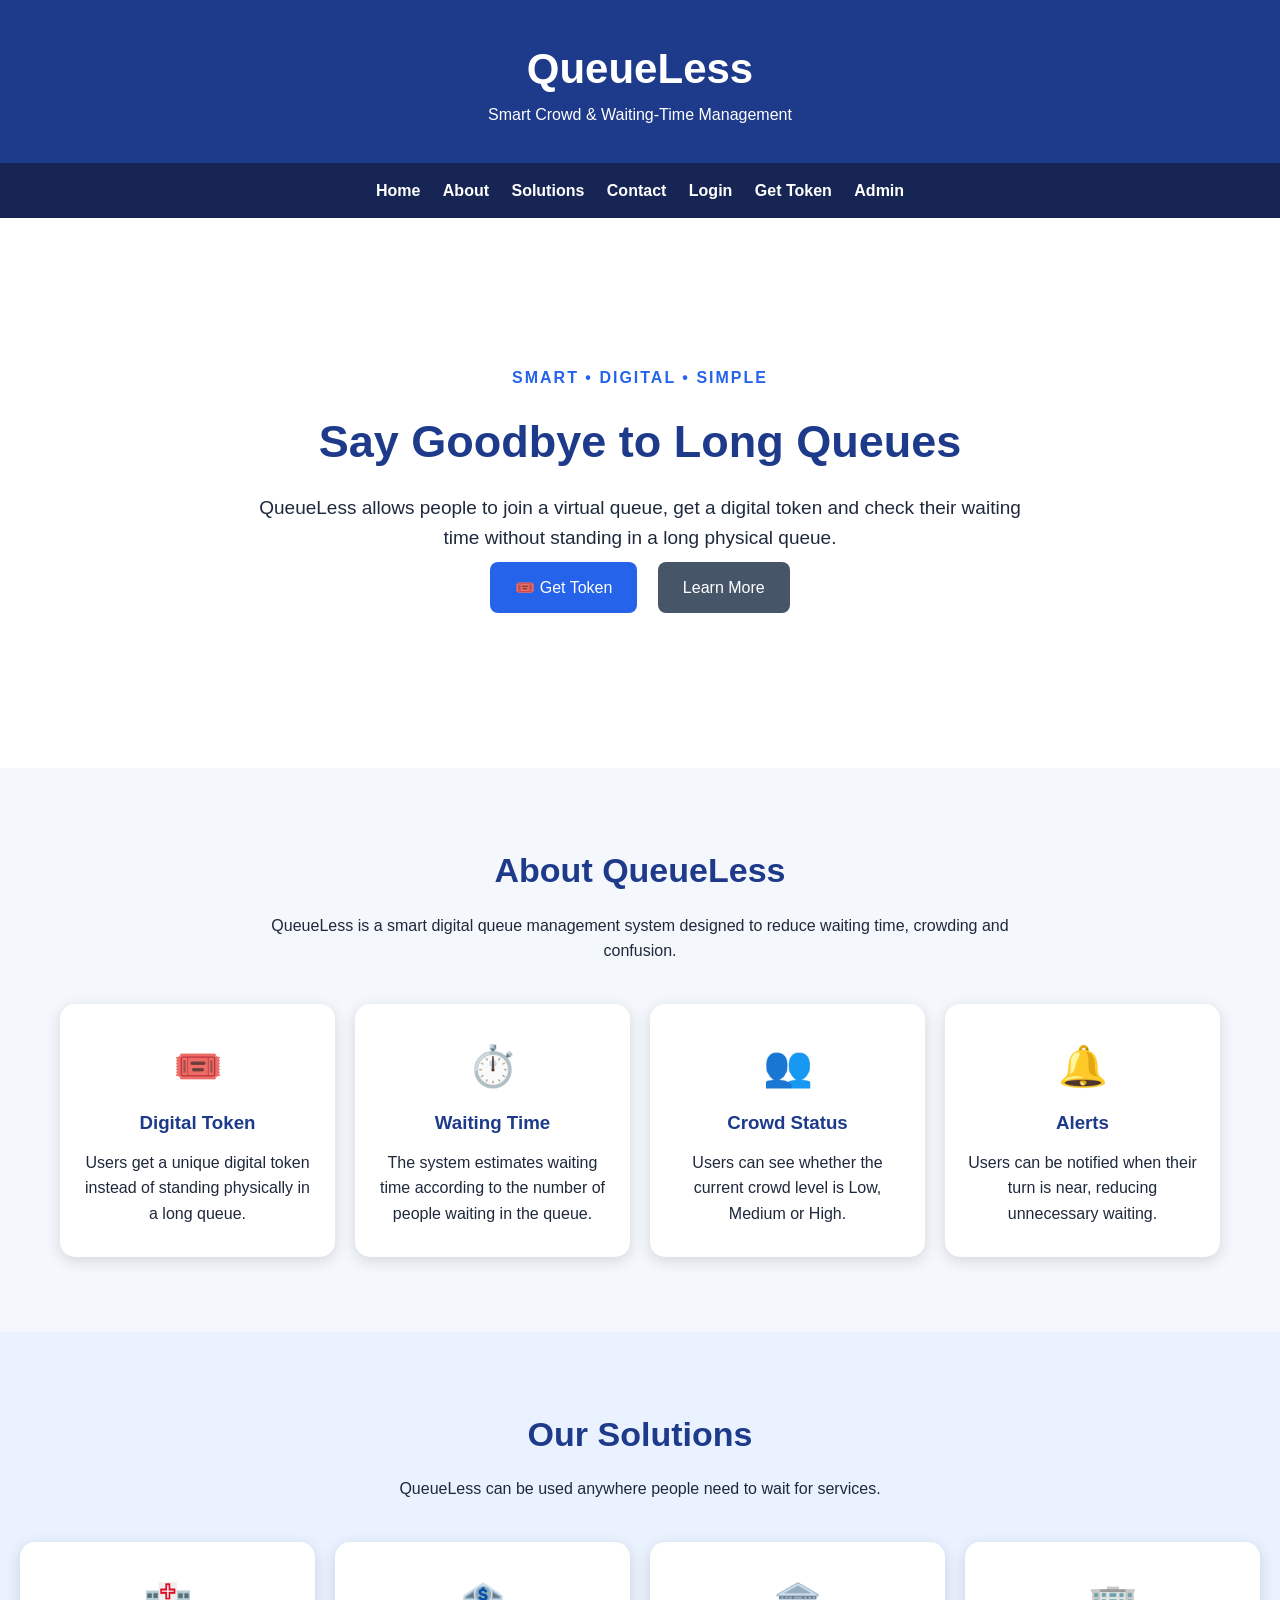
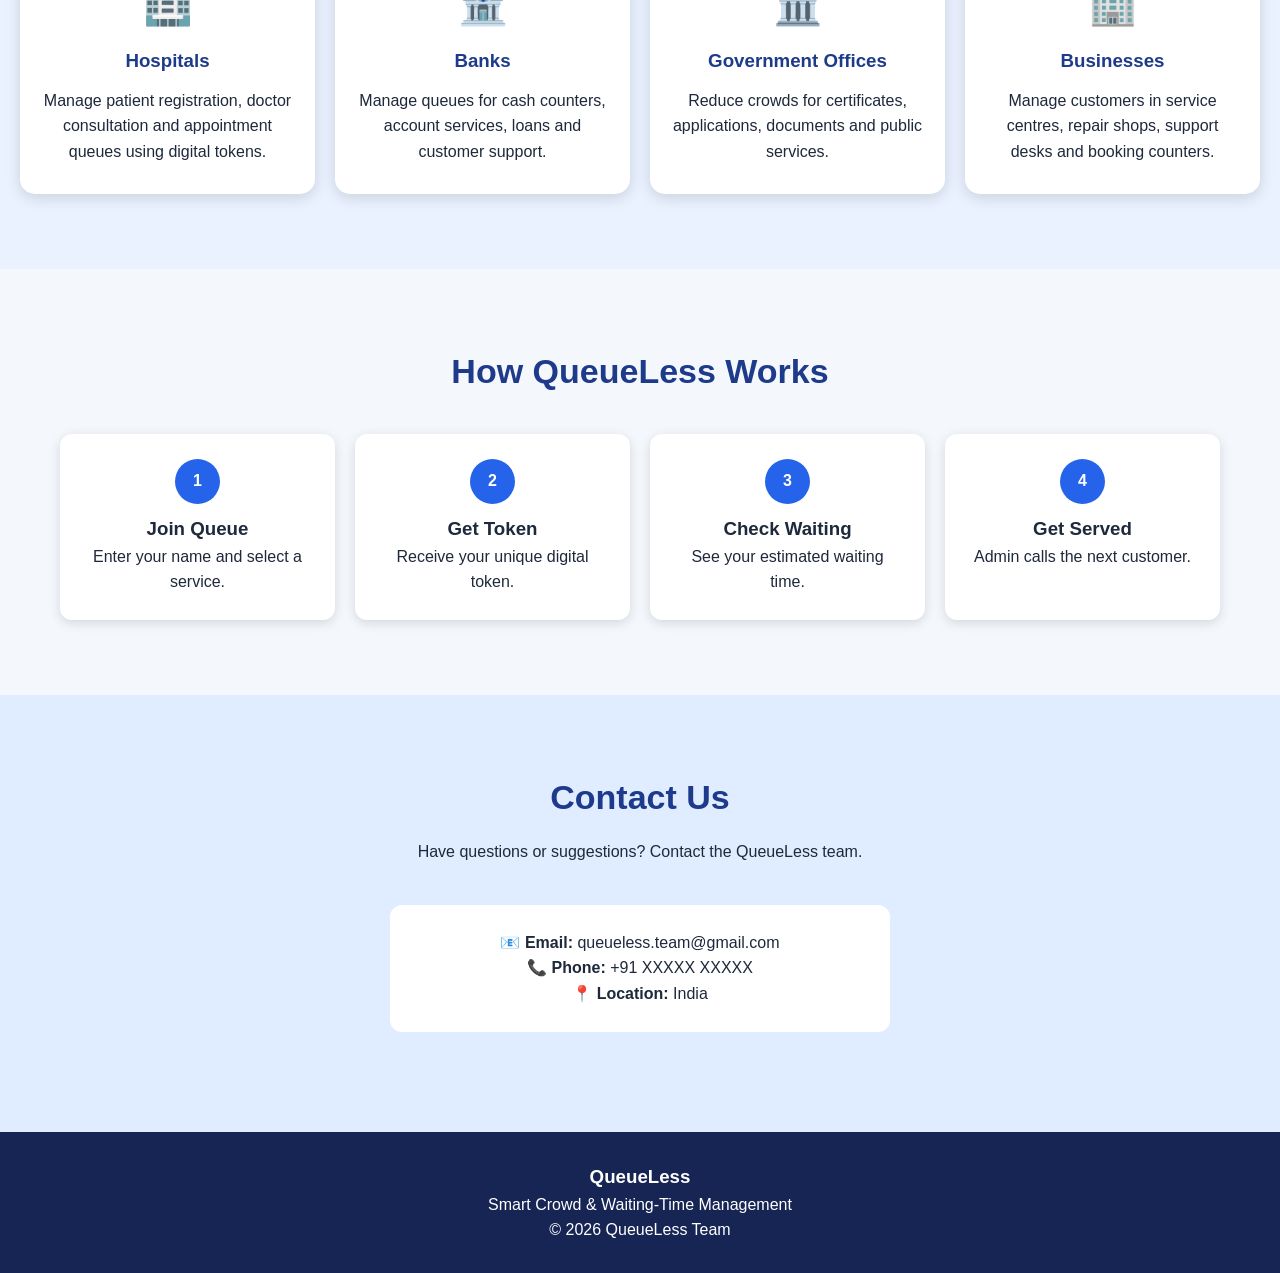
<file: index.html>
<!DOCTYPE html>
<html lang="en">
<head>
    <meta charset="UTF-8">
    <meta name="viewport" content="width=device-width, initial-scale=1.0">
    <title>QueueLess | Smart Queue Management</title>
    <link rel="stylesheet" href="style.css">
</head>

<body>

<header class="header">
    <h1>QueueLess</h1>
    <p>Smart Crowd & Waiting-Time Management</p>
</header>

<nav class="navbar">
    <a href="#home">Home</a>
    <a href="#about">About</a>
    <a href="#solutions">Solutions</a>
    <a href="#contact">Contact</a>
    <a href="login.html">Login</a>
    <a href="user.html">Get Token</a>
    <a href="admin.html">Admin</a>
</nav>

<!-- HOME -->
<section id="home" class="hero">

    <div>
        <p class="tag">SMART • DIGITAL • SIMPLE</p>

        <h2>Say Goodbye to Long Queues</h2>

        <p>
            QueueLess allows people to join a virtual queue,
            get a digital token and check their waiting time
            without standing in a long physical queue.
        </p>

        <div class="hero-buttons">
            <a href="user.html" class="btn">🎟️ Get Token</a>
            <a href="#about" class="btn secondary">Learn More</a>
        </div>
    </div>

</section>


<!-- ABOUT -->
<section id="about" class="section">

    <h2>About QueueLess</h2>

    <p class="section-intro">
        QueueLess is a smart digital queue management system
        designed to reduce waiting time, crowding and confusion.
    </p>

    <div class="cards">

        <div class="card">
            <div class="icon">🎟️</div>
            <h3>Digital Token</h3>
            <p>
                Users get a unique digital token instead of
                standing physically in a long queue.
            </p>
        </div>

        <div class="card">
            <div class="icon">⏱️</div>
            <h3>Waiting Time</h3>
            <p>
                The system estimates waiting time according
                to the number of people waiting in the queue.
            </p>
        </div>

        <div class="card">
            <div class="icon">👥</div>
            <h3>Crowd Status</h3>
            <p>
                Users can see whether the current crowd level
                is Low, Medium or High.
            </p>
        </div>

        <div class="card">
            <div class="icon">🔔</div>
            <h3>Alerts</h3>
            <p>
                Users can be notified when their turn is near,
                reducing unnecessary waiting.
            </p>
        </div>

    </div>

</section>


<!-- SOLUTIONS -->
<section id="solutions" class="section solution-section">

    <h2>Our Solutions</h2>

    <p class="section-intro">
        QueueLess can be used anywhere people need to wait
        for services.
    </p>

    <div class="cards">

        <div class="card">
            <div class="icon">🏥</div>
            <h3>Hospitals</h3>
            <p>
                Manage patient registration, doctor consultation
                and appointment queues using digital tokens.
            </p>
        </div>

        <div class="card">
            <div class="icon">🏦</div>
            <h3>Banks</h3>
            <p>
                Manage queues for cash counters, account services,
                loans and customer support.
            </p>
        </div>

        <div class="card">
            <div class="icon">🏛️</div>
            <h3>Government Offices</h3>
            <p>
                Reduce crowds for certificates, applications,
                documents and public services.
            </p>
        </div>

        <div class="card">
            <div class="icon">🏢</div>
            <h3>Businesses</h3>
            <p>
                Manage customers in service centres, repair shops,
                support desks and booking counters.
            </p>
        </div>

    </div>

</section>


<!-- HOW IT WORKS -->
<section class="section">

    <h2>How QueueLess Works</h2>

    <div class="steps">

        <div>
            <span>1</span>
            <h3>Join Queue</h3>
            <p>Enter your name and select a service.</p>
        </div>

        <div>
            <span>2</span>
            <h3>Get Token</h3>
            <p>Receive your unique digital token.</p>
        </div>

        <div>
            <span>3</span>
            <h3>Check Waiting</h3>
            <p>See your estimated waiting time.</p>
        </div>

        <div>
            <span>4</span>
            <h3>Get Served</h3>
            <p>Admin calls the next customer.</p>
        </div>

    </div>

</section>


<!-- CONTACT -->
<section id="contact" class="section contact">

    <h2>Contact Us</h2>

    <p class="section-intro">
        Have questions or suggestions? Contact the QueueLess team.
    </p>

    <div class="contact-box">

        <p>📧 <strong>Email:</strong> queueless.team@gmail.com</p>

        <p>📞 <strong>Phone:</strong> +91 XXXXX XXXXX</p>

        <p>📍 <strong>Location:</strong> India</p>

    </div>

</section>


<footer>
    <h3>QueueLess</h3>
    <p>Smart Crowd & Waiting-Time Management</p>
    <p>© 2026 QueueLess Team</p>
</footer>

<script src="script.js"></script>

</body>
</html>
</file>
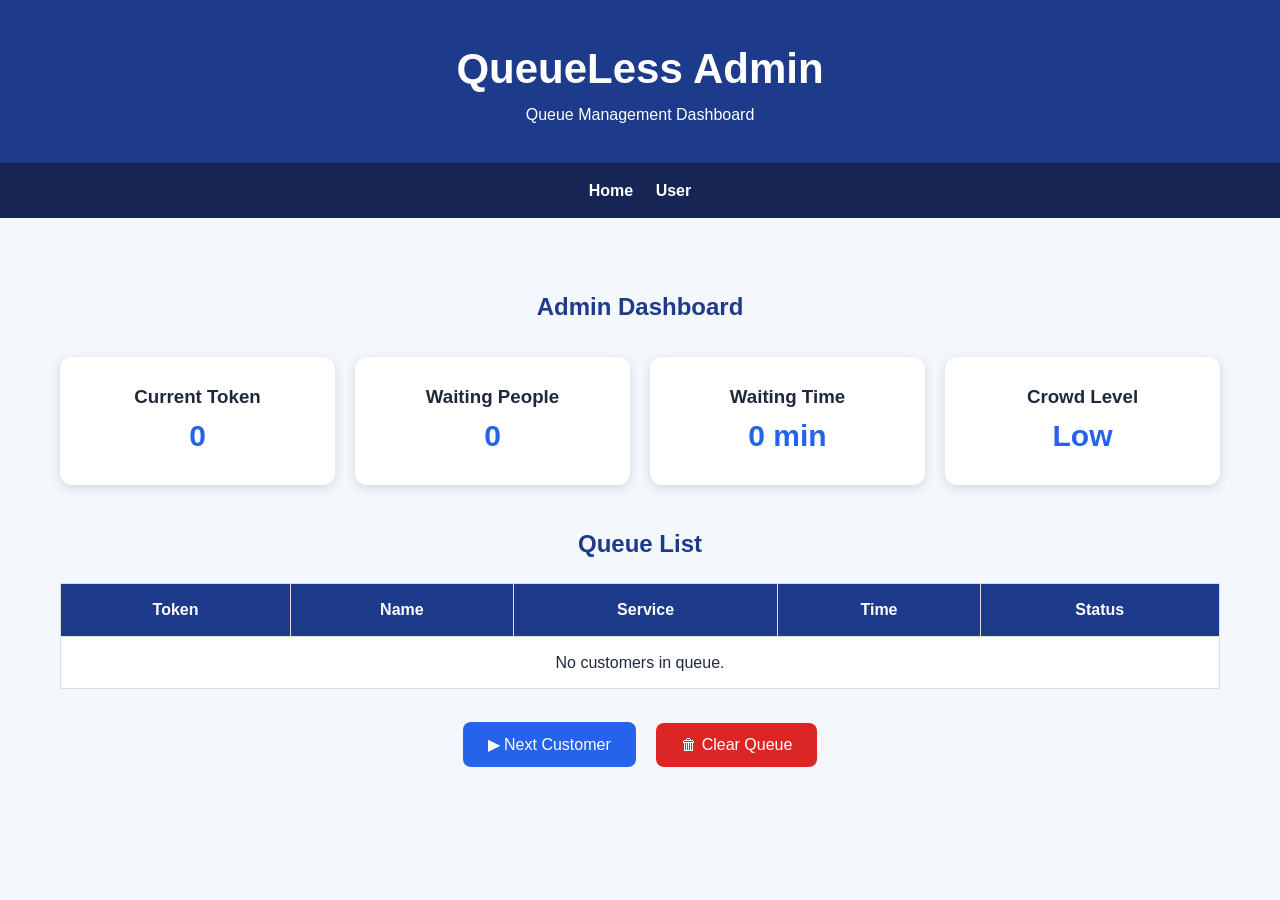
<file: admin.html>
<!DOCTYPE html>
<html lang="en">

<head>

    <meta charset="UTF-8">

    <meta name="viewport"
          content="width=device-width, initial-scale=1.0">

    <title>Admin Dashboard | QueueLess</title>

    <link rel="stylesheet" href="style.css">

</head>

<body>

<header class="header">

    <h1>QueueLess Admin</h1>

    <p>Queue Management Dashboard</p>

</header>


<nav class="navbar">

    <a href="index.html">Home</a>

    <a href="user.html">User</a>

</nav>


<main class="dashboard">

    <h2>Admin Dashboard</h2>

    <div class="dashboard-grid">

        <div class="dashboard-card">
            <h3>Current Token</h3>
            <p id="adminCurrent">0</p>
        </div>

        <div class="dashboard-card">
            <h3>Waiting People</h3>
            <p id="adminWaiting">0</p>
        </div>

        <div class="dashboard-card">
            <h3>Waiting Time</h3>
            <p id="adminTime">0 min</p>
        </div>

        <div class="dashboard-card">
            <h3>Crowd Level</h3>
            <p id="adminCrowd">Low</p>
        </div>

    </div>


    <h2 class="queue-heading">Queue List</h2>

    <div class="table-container">

        <table>

            <thead>

                <tr>
                    <th>Token</th>
                    <th>Name</th>
                    <th>Service</th>
                    <th>Time</th>
                    <th>Status</th>
                </tr>

            </thead>

            <tbody id="queueTable"></tbody>

        </table>

    </div>


    <div class="admin-buttons">

        <button onclick="nextCustomer()">
            ▶ Next Customer
        </button>

        <button
            class="danger"
            onclick="clearQueue()">
            🗑 Clear Queue
        </button>

    </div>

    <p id="adminMessage"></p>

</main>


<script src="database.js"></script>
<script src="admin.js"></script>

</body>
</html>
</file>
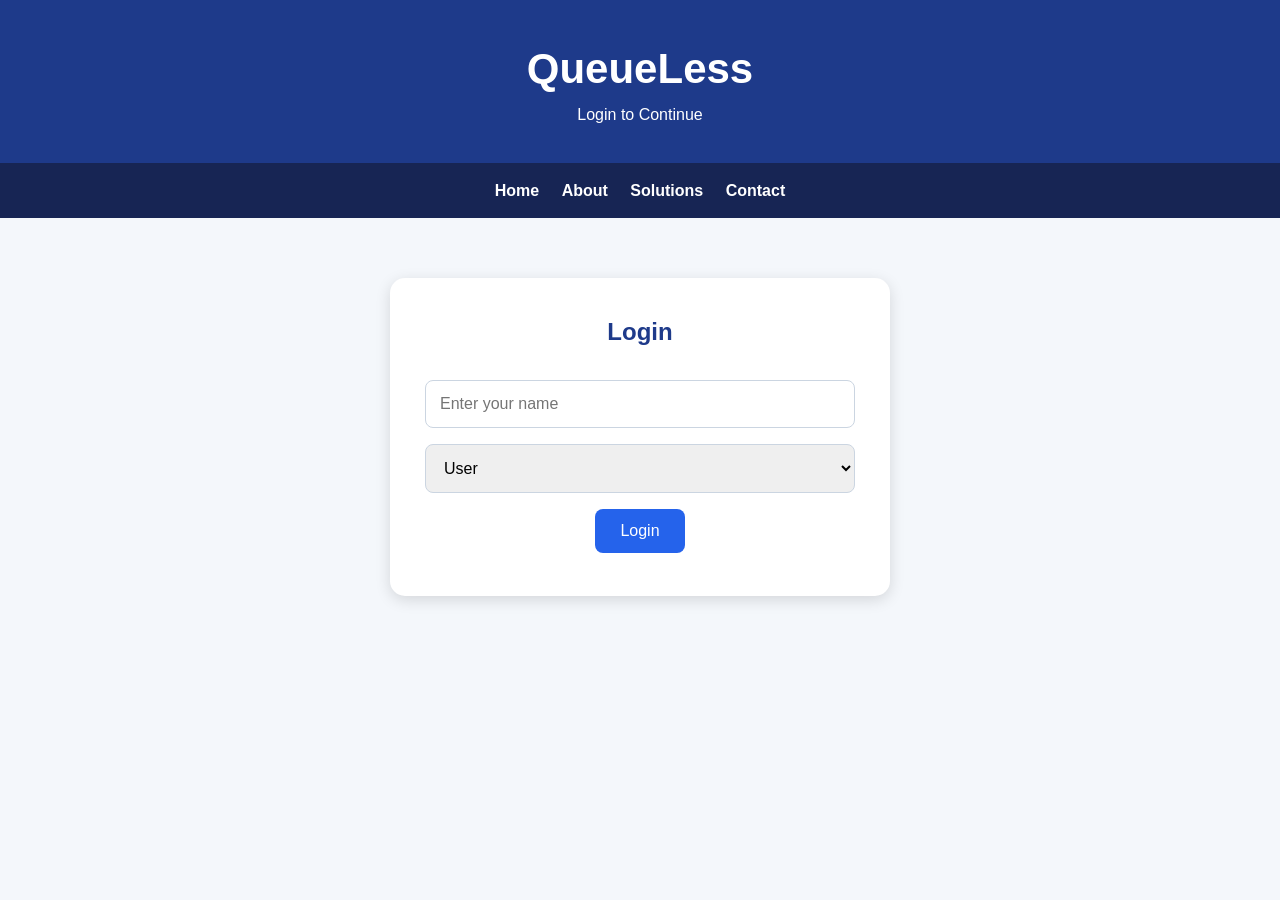
<file: login.html>
<!DOCTYPE html>
<html lang="en">

<head>
    <meta charset="UTF-8">
    <meta name="viewport" content="width=device-width, initial-scale=1.0">

    <title>Login | QueueLess</title>

    <link rel="stylesheet" href="style.css">
</head>

<body>

<header class="header">
    <h1>QueueLess</h1>
    <p>Login to Continue</p>
</header>

<nav class="navbar">
    <a href="index.html">Home</a>
    <a href="index.html#about">About</a>
    <a href="index.html#solutions">Solutions</a>
    <a href="index.html#contact">Contact</a>
</nav>

<div class="form-container">

    <h2>Login</h2>

    <input
        type="text"
        id="username"
        placeholder="Enter your name"
    >

    <select id="role">

        <option value="user">User</option>

        <option value="admin">Admin</option>

    </select>

    <button onclick="login()">Login</button>

    <p id="loginMessage"></p>

</div>

<script src="database.js"></script>
<script src="script.js"></script>

</body>
</html>
</file>
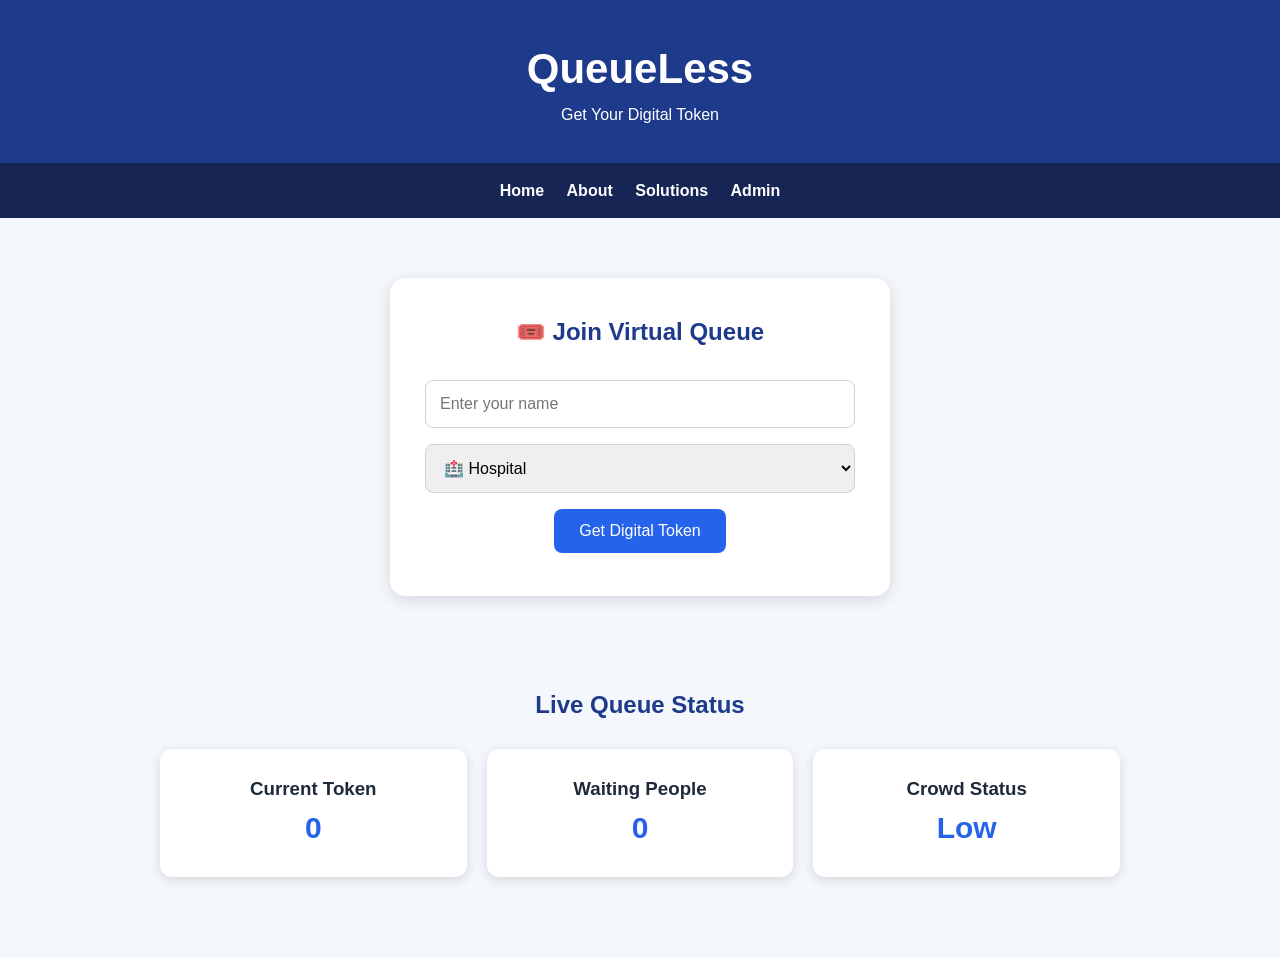
<file: user.html>
<!DOCTYPE html>
<html lang="en">

<head>

    <meta charset="UTF-8">

    <meta name="viewport"
          content="width=device-width, initial-scale=1.0">

    <title>Get Token | QueueLess</title>

    <link rel="stylesheet" href="style.css">

</head>

<body>

<header class="header">

    <h1>QueueLess</h1>

    <p>Get Your Digital Token</p>

</header>


<nav class="navbar">

    <a href="index.html">Home</a>

    <a href="index.html#about">About</a>

    <a href="index.html#solutions">Solutions</a>

    <a href="admin.html">Admin</a>

</nav>


<div class="form-container">

    <h2>🎟️ Join Virtual Queue</h2>

    <input
        type="text"
        id="customerName"
        placeholder="Enter your name"
    >

    <select id="service">

        <option value="Hospital">🏥 Hospital</option>

        <option value="Bank">🏦 Bank</option>

        <option value="Government Office">
            🏛️ Government Office
        </option>

        <option value="Business">🏢 Business</option>

    </select>

    <button id="tokenButton" onclick="joinQueue()">
        Get Digital Token
    </button>

    <div id="tokenBox"></div>

</div>


<section class="status-container">

    <h2>Live Queue Status</h2>

    <div class="status-grid">

        <div class="status-card">
            <h3>Current Token</h3>
            <p id="currentToken">0</p>
        </div>

        <div class="status-card">
            <h3>Waiting People</h3>
            <p id="totalPeople">0</p>
        </div>

        <div class="status-card">
            <h3>Crowd Status</h3>
            <p id="crowdStatus">Low</p>
        </div>

    </div>

</section>


<script src="database.js"></script>
<script src="script.js"></script>

</body>
</html>
</file>
<file: style.css>
* {
    box-sizing: border-box;
    margin: 0;
    padding: 0;
}

html {
    scroll-behavior: smooth;
}

body {
    font-family: Arial, sans-serif;
    background: #f4f7fb;
    color: #1e293b;
    line-height: 1.6;
}


/* HEADER */

.header {
    text-align: center;
    padding: 35px 20px;
    background: #1e3a8a;
    color: white;
}

.header h1 {
    font-size: 42px;
}


/* NAVBAR */

.navbar {
    background: #172554;
    padding: 15px;
    text-align: center;
    position: sticky;
    top: 0;
    z-index: 100;
}

.navbar a {
    color: white;
    text-decoration: none;
    margin: 0 9px;
    font-weight: bold;
}

.navbar a:hover {
    color: #93c5fd;
}


/* HERO */

.hero {
    min-height: 550px;
    display: flex;
    align-items: center;
    justify-content: center;
    text-align: center;
    padding: 60px 20px;
    background: white;
}

.hero > div {
    max-width: 800px;
}

.tag {
    color: #2563eb;
    font-weight: bold;
    letter-spacing: 2px;
}

.hero h2 {
    font-size: 45px;
    margin: 15px 0;
    color: #1e3a8a;
}

.hero p:not(.tag) {
    font-size: 19px;
}


/* BUTTON */

.btn,
button {
    display: inline-block;
    border: none;
    padding: 13px 25px;
    margin: 8px;
    border-radius: 8px;
    background: #2563eb;
    color: white;
    text-decoration: none;
    font-size: 16px;
    cursor: pointer;
}

.btn:hover,
button:hover {
    opacity: 0.9;
}

.btn:disabled {
    background: #64748b;
    cursor: not-allowed;
}

.secondary {
    background: #475569;
}

.danger {
    background: #dc2626;
}


/* SECTION */

.section {
    max-width: 1200px;
    margin: auto;
    padding: 75px 20px;
    text-align: center;
}

.section h2 {
    font-size: 34px;
    color: #1e3a8a;
    margin-bottom: 15px;
}

.section-intro {
    max-width: 750px;
    margin: 0 auto 40px;
}


/* CARDS */

.cards {
    display: grid;
    grid-template-columns:
        repeat(4, 1fr);
    gap: 20px;
}

.card {
    background: white;
    padding: 30px 20px;
    border-radius: 15px;
    box-shadow: 0 4px 15px #0002;
}

.card:hover {
    transform: translateY(-5px);
}

.icon {
    font-size: 40px;
    margin-bottom: 10px;
}

.card h3 {
    color: #1e3a8a;
    margin-bottom: 12px;
}


/* SOLUTIONS */

.solution-section {
    background: #eaf2ff;
    max-width: 100%;
}


/* STEPS */

.steps {
    display: grid;
    grid-template-columns:
        repeat(4, 1fr);
    gap: 20px;
    margin-top: 35px;
}

.steps div {
    background: white;
    padding: 25px;
    border-radius: 12px;
    box-shadow: 0 3px 12px #0002;
}

.steps span {
    display: inline-flex;
    width: 45px;
    height: 45px;
    justify-content: center;
    align-items: center;
    background: #2563eb;
    color: white;
    border-radius: 50%;
    font-weight: bold;
    margin-bottom: 10px;
}


/* FORM */

.form-container {
    max-width: 500px;
    margin: 60px auto;
    background: white;
    padding: 35px;
    border-radius: 15px;
    box-shadow: 0 4px 15px #0002;
    text-align: center;
}

.form-container h2 {
    color: #1e3a8a;
    margin-bottom: 20px;
}

.form-container input,
.form-container select {
    width: 100%;
    padding: 14px;
    margin: 8px 0;
    border: 1px solid #cbd5e1;
    border-radius: 8px;
    font-size: 16px;
}


/* TOKEN */

.token-result {
    margin-top: 25px;
    padding: 25px;
    background: #dbeafe;
    border-radius: 15px;
}

.big-token {
    font-size: 55px;
    font-weight: bold;
    color: #1d4ed8;
    margin: 10px;
}

.waiting {
    color: #d97706;
    font-weight: bold;
}


/* STATUS */

.status-container {
    max-width: 1000px;
    margin: 50px auto;
    padding: 30px 20px;
    text-align: center;
}

.status-container h2 {
    color: #1e3a8a;
}

.status-grid {
    display: grid;
    grid-template-columns:
        repeat(3, 1fr);
    gap: 20px;
    margin-top: 25px;
}

.status-card {
    background: white;
    padding: 25px;
    border-radius: 12px;
    box-shadow: 0 3px 12px #0002;
}

.status-card p {
    font-size: 30px;
    font-weight: bold;
    color: #2563eb;
}


/* CONTACT */

.contact {
    background: #e0ecff;
    max-width: 100%;
}

.contact-box {
    max-width: 500px;
    margin: 25px auto;
    background: white;
    padding: 25px;
    border-radius: 12px;
}


/* ADMIN */

.dashboard {
    max-width: 1200px;
    margin: 50px auto;
    padding: 20px;
}

.dashboard > h2 {
    text-align: center;
    color: #1e3a8a;
}

.dashboard-grid {
    display: grid;
    grid-template-columns:
        repeat(4, 1fr);
    gap: 20px;
    margin: 30px 0;
}

.dashboard-card {
    background: white;
    padding: 25px;
    text-align: center;
    border-radius: 12px;
    box-shadow: 0 3px 12px #0002;
}

.dashboard-card p {
    font-size: 30px;
    font-weight: bold;
    color: #2563eb;
}

.queue-heading {
    margin-top: 40px;
}


/* TABLE */

.table-container {
    overflow-x: auto;
}

table {
    width: 100%;
    margin-top: 20px;
    border-collapse: collapse;
    background: white;
}

th,
td {
    padding: 13px;
    border: 1px solid #ddd;
    text-align: center;
}

th {
    background: #1e3a8a;
    color: white;
}

.status-waiting {
    color: #d97706;
    font-weight: bold;
}

.status-completed {
    color: #16a34a;
    font-weight: bold;
}

.admin-buttons {
    text-align: center;
    margin: 25px;
}

#adminMessage {
    text-align: center;
    font-weight: bold;
    color: #2563eb;
}


/* FOOTER */

footer {
    text-align: center;
    padding: 30px;
    background: #172554;
    color: white;
}


/* MOBILE */

@media (max-width: 850px) {

    .cards,
    .steps,
    .dashboard-grid {
        grid-template-columns: 1fr 1fr;
    }

    .status-grid {
        grid-template-columns: 1fr;
    }

}

@media (max-width: 550px) {

    .header h1 {
        font-size: 32px;
    }

    .hero h2 {
        font-size: 32px;
    }

    .cards,
    .steps,
    .dashboard-grid {
        grid-template-columns: 1fr;
    }

    .navbar a {
        display: block;
        margin: 9px;
    }

    .form-container {
        margin: 30px 15px;
    }

}
</file>
